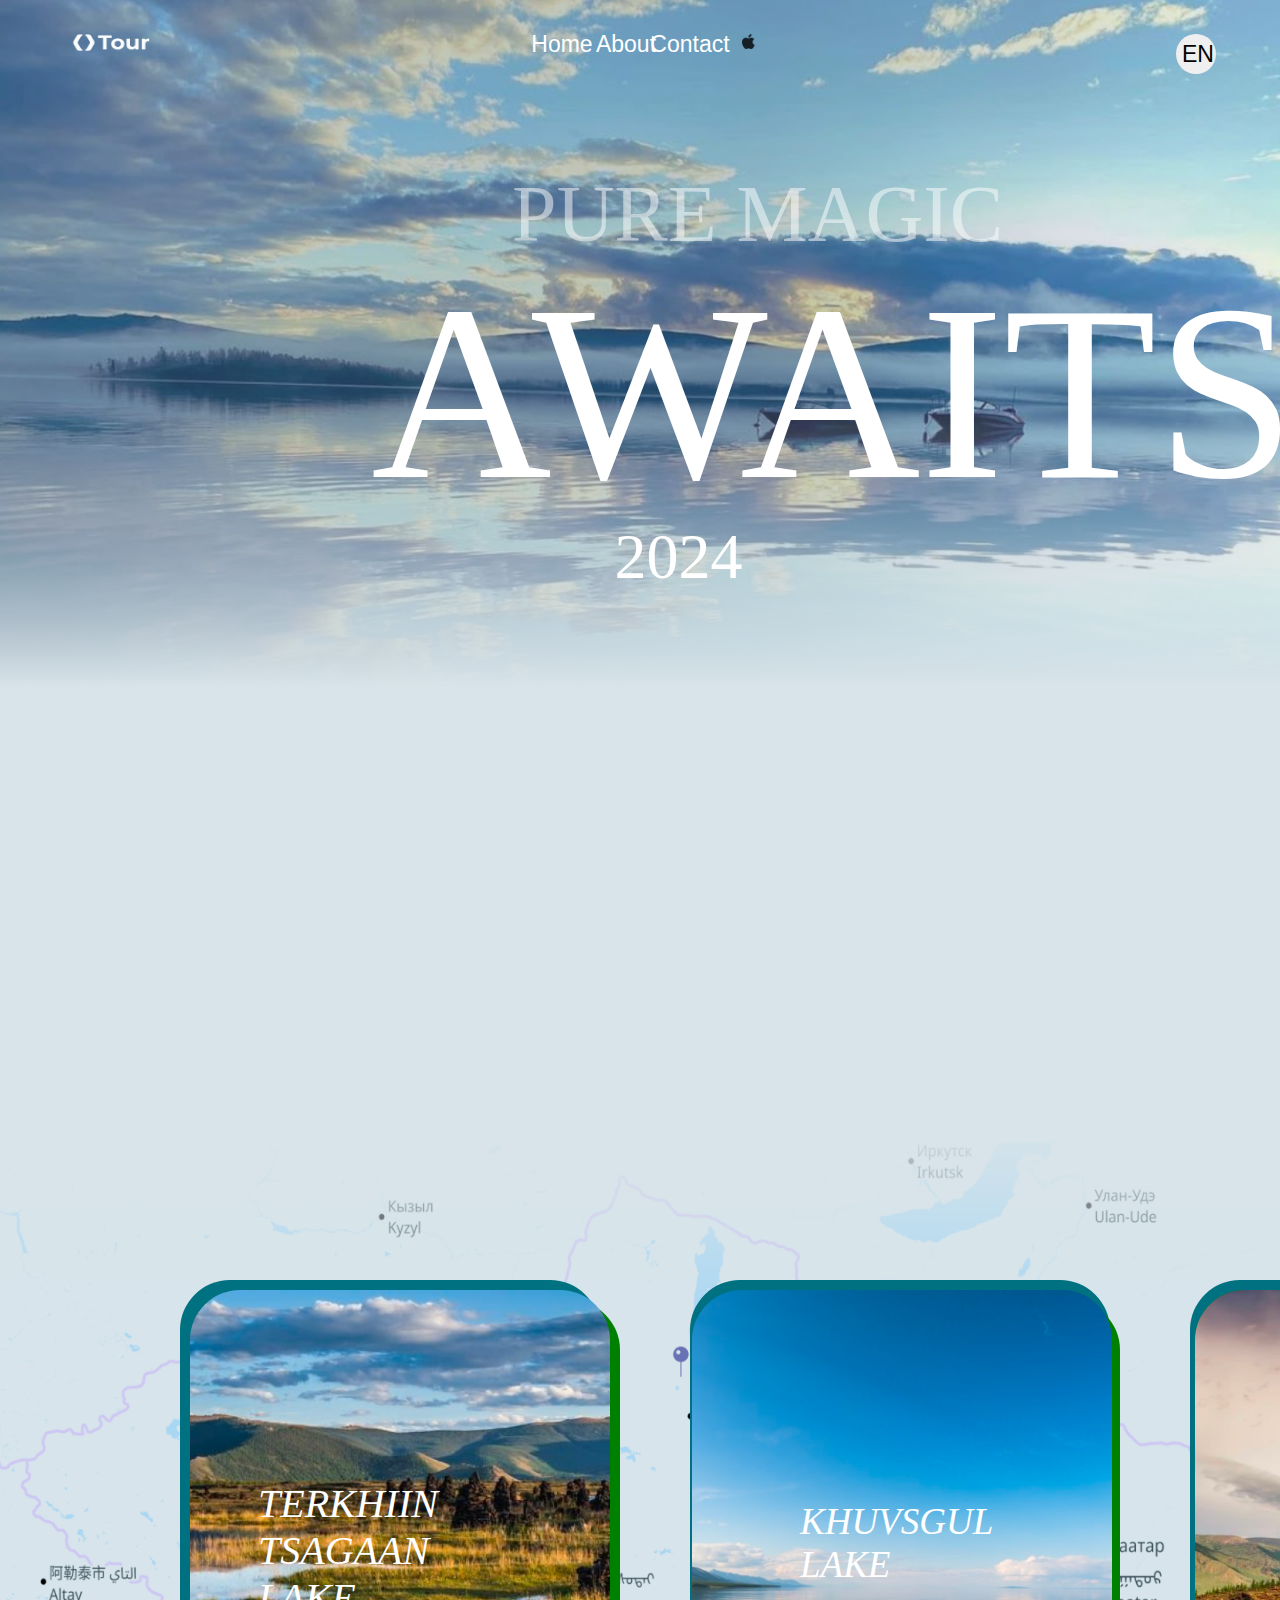
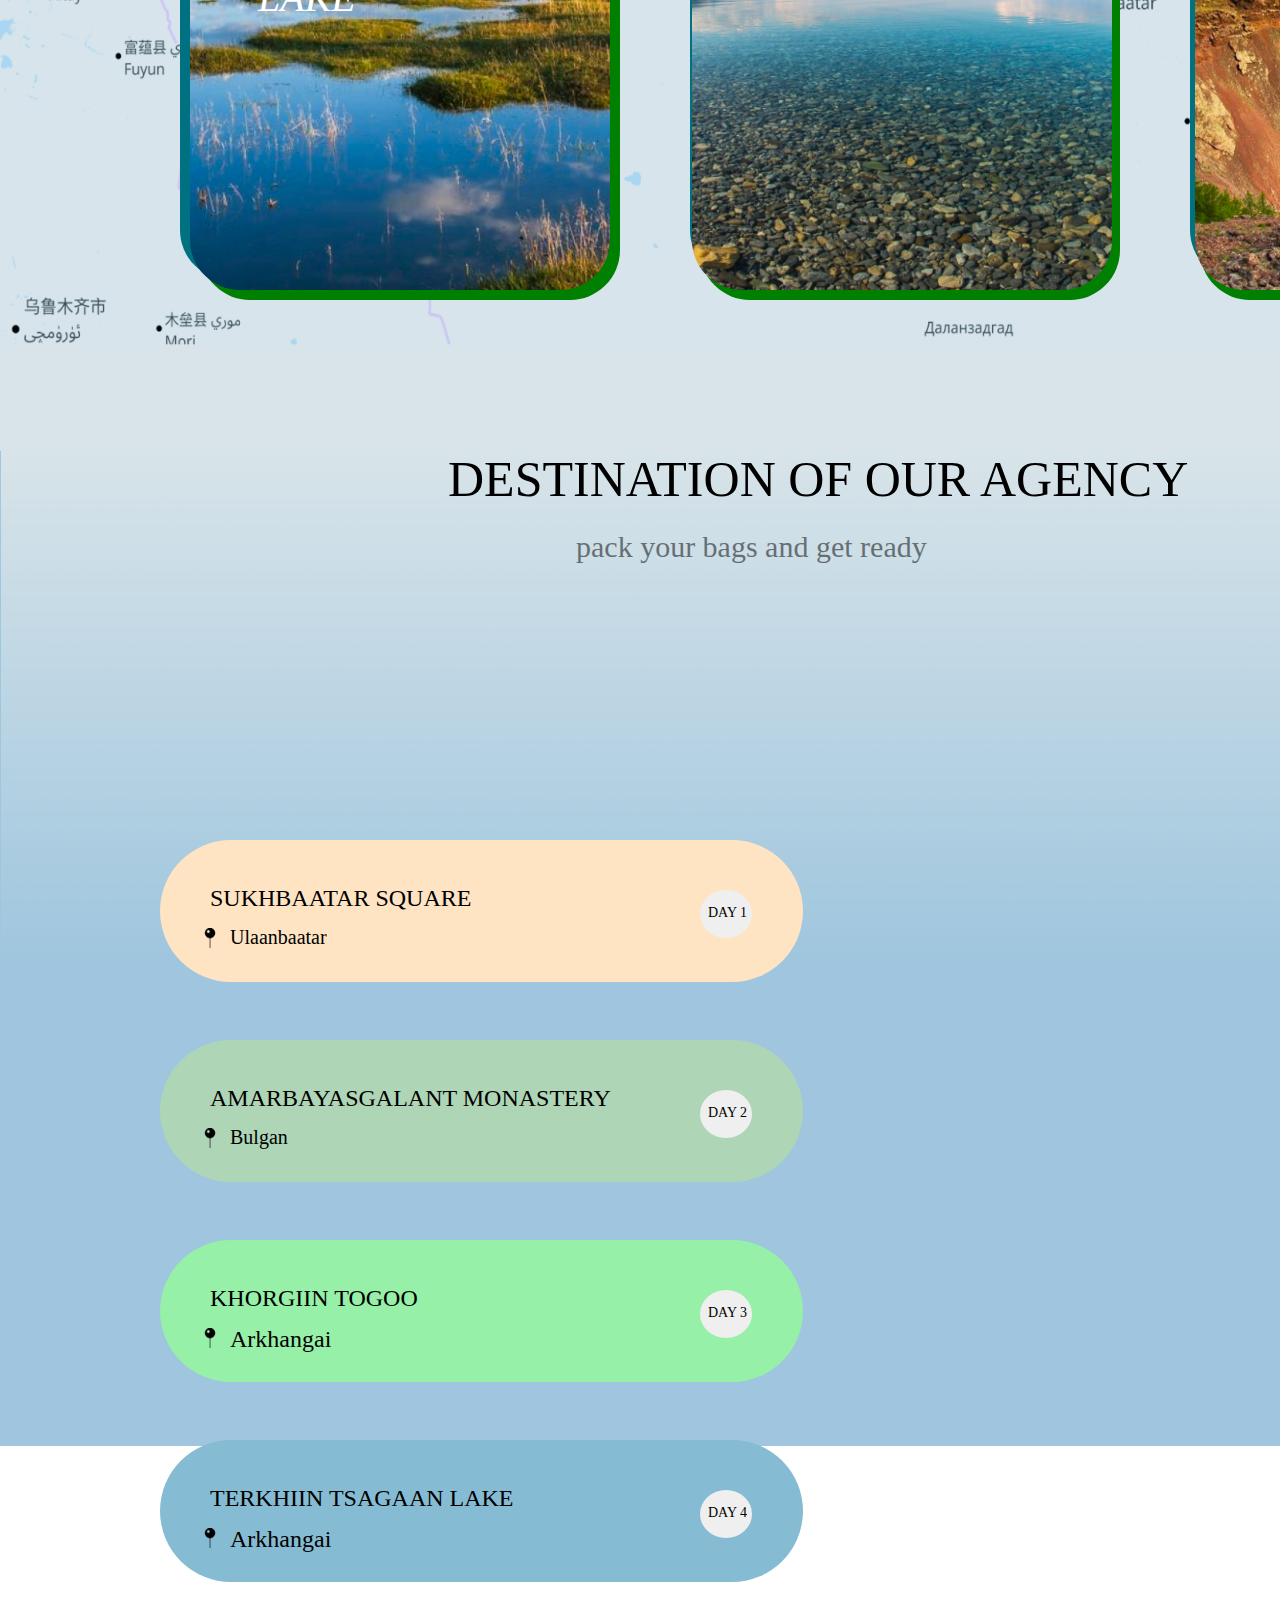
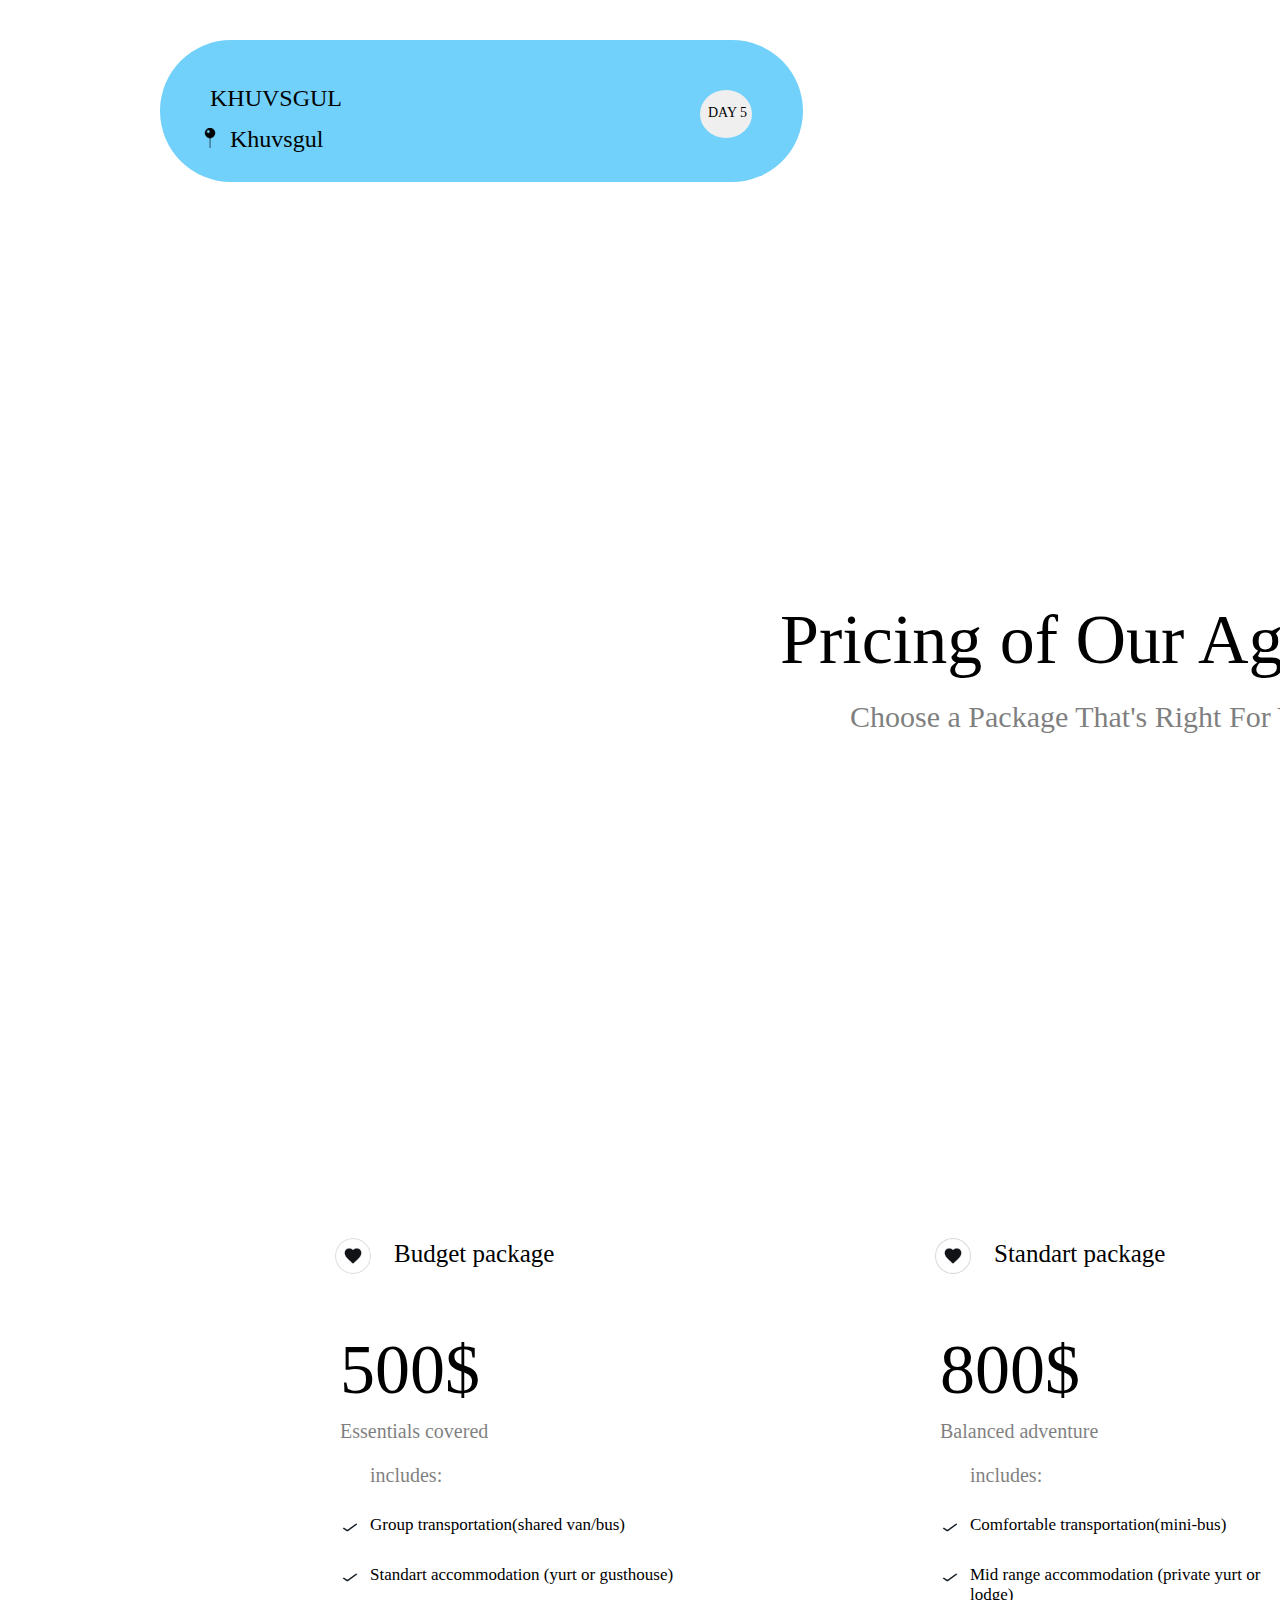
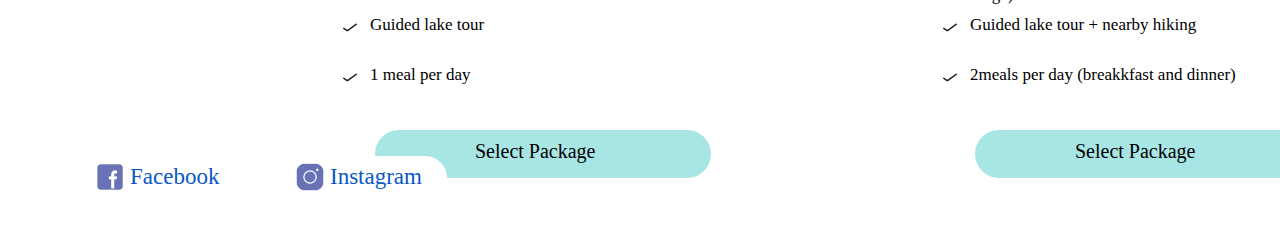
<file: 1.html>
<!DOCTYPE html>
<html lang="en">
  <head>
    <meta charset="UTF-8" />
    <meta name="viewport" content="width=device-width, initial-scale=1.0" />
    <title>Pinecone</title>
  </head>

  <style>
    .box2 {
      width: 420px;
      height: 600px;
      background-color: rgb(0, 113, 128);
      border-radius: 50px;
      position: absolute;
      top: 1280px;
      left: 1680px;
    }
    .box {
      width: 420px;
      height: 600px;
      background-color: rgb(0, 113, 128);
      border-radius: 50px;
      position: absolute;
      top: 1280px;
      left: 690px;
    }
    .box3 {
      width: 100px;
      height: 22px;
      font-size: 23px;
      position: absolute;
      font-weight: 600px;
      top: 30px;
      left: 40%;
      background-color: transparent;
      border: none;
      color: white;
    }
    .img1 {
      position: absolute;
      left: 70px;
      width: 80px;
      height: 25px;
      top: 30px;
      gap: 336px;
    }
    .box5 {
      width: 100px;
      height: 22px;
      font-size: 23px;
      position: absolute;
      top: 30px;
      left: 45%;
      background-color: transparent;
      border: none;
      color: white;
    }
    .box6 {
      width: 100px;
      height: 22px;
      font-size: 23px;
      position: absolute;
      top: 30px;
      left: 50%;
      background-color: transparent;
      border: none;
      color: white;
    }
    .img2 {
      width: 11.67;
      height: 15px;
      top: 34px;
      left: 58%;
      position: absolute;
      background-color: transparent;
      border: none;
      color: white;
      font-size: 23px;
    }
    .box8 {
      height: 40px;
      width: 40px;
      border-radius: 100%;
      font-size: 23px;
      position: absolute;
      right: 5%;
      top: 34px;
      border: none;
    }
    .box9 {
      width: 618px;

      height: 80px;
      font-weight: 400;
      font-size: 80px;
      top: 169px;
      left: 40%;
      position: absolute;
      color: white;
      opacity: 50%;
    }
    .box10 {
      width: 618px;
      height: 250px;
      top: 249px;
      left: 29%;
      position: absolute;
      font-size: 250px;
      color: white;
    }
    .box11 {
      top: 520px;
      left: 48%;
      position: absolute;
      font-size: 64px;
      color: white;
      width: 144px;
      height: 64px;
    }
    .img3 {
      margin: 0px;
      width: 100%;
      display: block;
    }
    .box12 {
      width: 420px;
      height: 600px;
      background-color: green;
      border-radius: 50px;
      position: absolute;
      top: 1300px;
      left: 200px;
    }
    .box13 {
      width: 420px;
      height: 600px;
      background-color: rgb(0, 113, 128);
      border-radius: 50px;
      position: absolute;
      top: 1280px;
      left: 180px;
    }
    .img4 {
      width: 420px;
      height: 600px;
      position: absolute;
      border-radius: 50px;
      top: 1290px;
      left: 190px;
    }
    .box14 {
      width: 232px;
      height: 88px;
      position: absolute;
      left: 258px;
      top: 1480px;
      color: white;
      font-style: oblique;
      font-size: 40px;
    }
    .box15 {
      width: 420px;
      height: 600px;
      background-color: green;
      border-radius: 50px;
      position: absolute;
      top: 1300px;
      left: 1700px;
    }
    .box16 {
      width: 420px;
      height: 600px;
      background-color: green;
      border-radius: 50px;
      position: absolute;
      top: 1300px;
      left: 700px;
    }
    .box17 {
      width: 420px;
      height: 600px;
      border-radius: 50px;
      position: absolute;
      top: 1290px;
      left: 1690px;
    }
    .img5 {
      width: 420px;
      height: 600px;
      border-radius: 50px;
      position: absolute;
      top: 1290px;
      left: 692px;
    }
    .box18 {
      width: 232px;
      height: 88px;
      position: absolute;
      left: 1700px;
      top: 1500px;
      font-size: 37px;
      color: white;
      font-style: oblique;
      font-variant-position: initial;
    }
    .box19 {
      width: 420px;
      height: 600px;
      background-color: rgb(0, 113, 128);
      border-radius: 50px;
      position: absolute;
      top: 1280px;
      left: 1190px;
    }
    .box20 {
      width: 420px;
      height: 600px;
      background-color: green;
      border-radius: 50px;
      position: absolute;
      top: 1300px;
      left: 1200px;
    }
    .img6 {
      width: 420px;
      height: 600px;
      background-color: green;
      border-radius: 50px;
      position: absolute;
      top: 1290px;
      left: 1195px;
    }
    .box21 {
      width: 232px;
      height: 88px;
      position: absolute;
      left: 800px;
      top: 1500px;
      font-size: 37px;
      color: white;
      font-style: oblique;
      font-variant-position: initial;
    }
    .box22 {
      width: 232px;
      height: 88px;
      position: absolute;
      left: 1300px;
      top: 1500px;
      font-size: 37px;
      color: white;
      font-style: oblique;
      font-variant-position: initial;
    }
    .box23 {
      width: 643px;
      height: 142px;
      border-radius: 120px;
      position: absolute;
      background-color: bisque;
      top: 2440px;
      left: 160px;
    }
    .box24 {
      margin-left: 50px;
      margin-top: 45px;
      font-size: 24px;
    }
    .box25 {
      margin-left: 70px;
      margin-top: -10px;
      font-size: 20px;
    }
    .box26 {
      width: 20px;
      height: 20px;
      position: absolute;
      top: 2528px;
      left: 200px;
    }
    .box27 {
      width: 643px;
      height: 142px;
      border-radius: 120px;
      position: absolute;
      background-color: rgb(175, 213, 183);
      top: 2640px;
      left: 160px;
    }
    .box28 {
      margin-left: 50px;
      margin-top: 45px;
      font-size: 24px;
    }
    .img7 {
      width: 20px;
      height: 20px;
      position: absolute;
      top: 2728px;
      left: 200px;
    }
    .box29 {
      width: 643px;
      height: 142px;
      border-radius: 120px;
      position: absolute;
      background-color: rgb(150, 240, 168);
      top: 2840px;
      left: 160px;
    }
    .box30 {
      margin-left: 50px;
      margin-top: 45px;
      font-size: 24px;
    }
    .box31 {
      margin-left: 70px;
      margin-top: -10px;
      font-size: 24px;
    }
    .img8 {
      width: 20px;
      height: 20px;
      position: absolute;
      top: 2928px;
      left: 200px;
    }
    .box32 {
      width: 643px;
      height: 142px;
      border-radius: 120px;
      position: absolute;
      background-color: rgb(133, 188, 211);
      top: 3040px;
      left: 160px;
    }
    .box33 {
      margin-left: 50px;
      margin-top: 45px;
      font-size: 24px;
    }
    .box34 {
      margin-left: 70px;
      margin-top: -10px;
      font-size: 24px;
    }
    .img9 {
      width: 20px;
      height: 20px;
      position: absolute;
      top: 3128px;
      left: 200px;
    }
    .box35 {
      width: 643px;
      height: 142px;
      border-radius: 120px;
      position: absolute;
      background-color: rgb(114, 209, 250);
      top: 3240px;
      left: 160px;
    }
    .box36 {
      margin-left: 50px;
      margin-top: 45px;
      font-size: 24px;
    }
    .img10 {
      width: 20px;
      height: 20px;
      position: absolute;
      top: 3328px;
      left: 200px;
    }
    .box37 {
      font-size: 50px;
      position: absolute;
      left: 35%;
      top: 2000px;
    }
    .box38 {
      font-size: 30px;
      position: absolute;
      left: 45%;
      top: 2100px;
      opacity: 50%;
    }
    .box39 {
      width: 52px;
      height: 48px;
      border-radius: 100%;
      position: absolute;
      top: 2490px;
      left: 700px;
      color: white;
      border: none;
    }
    .box40 {
      width: 52px;
      height: 48px;
      border-radius: 100%;
      position: absolute;
      top: 2690px;
      left: 700px;
      color: white;
      border: none;
    }
    .box41 {
      width: 52px;
      height: 48px;
      border-radius: 100%;
      position: absolute;
      top: 2890px;
      left: 700px;
      color: white;
      border: none;
    }
    .box42 {
      width: 52px;
      height: 48px;
      border-radius: 100%;
      position: absolute;
      top: 3090px;
      left: 700px;
      color: white;
      border: none;
    }
    .box43 {
      width: 52px;
      height: 48px;
      border-radius: 100%;
      position: absolute;
      top: 3290px;
      left: 700px;
      color: white;
      border: none;
    }
    .box44 {
      /* width: 35px; */
      height: 16px;
      font-size: 14px;
      position: absolute;
      border: none;
      left: 708px;
      top: 2505px;
    }
    .box45 {
      /* width: 35px; */
      height: 16px;
      font-size: 14px;
      position: absolute;
      border: none;
      left: 708px;
      top: 2705px;
    }
    .box46 {
      /* width: 35px; */
      height: 16px;
      font-size: 14px;
      position: absolute;
      border: none;
      left: 708px;
      top: 2905px;
    }
    .box47 {
      /* width: 35px; */
      height: 16px;
      font-size: 14px;
      position: absolute;
      border: none;
      left: 708px;
      top: 3105px;
    }
    .box48 {
      /* width: 35px; */
      height: 16px;
      font-size: 14px;
      position: absolute;
      border: none;
      left: 708px;
      top: 3305px;
    }
    .img11 {
      width: 100vw;
    }
    .box49 {
      width: 484px;
      height: 627px;
      background-color: white;
      border-radius: 40px;
      top: 4400px;
      left: 300px;
      position: absolute;
    }
    .box50 {
      width: 300px;
      height: 22px;
      top: 15px;
      right: 90px;
      font-size: 25px;
      position: absolute;
    }
    .box51 {
      width: 400px;
      height: 49px;
      font-size: 70px;
      top: 60px;
      left: 40px;
      position: absolute;
    }
    .box52 {
      width: 336px;
      height: 19px;
      font-size: 20px;
      position: absolute;
      opacity: 50%;
      top: 200px;
      left: 40px;
    }
    .box53 {
      width: 336px;
      height: 19px;
      font-size: 20px;
      position: absolute;
      opacity: 50%;
      top: 244px;
      left: 70px;
    }
    .img12 {
      width: 36px;
      height: 36px;
      border-radius: 100%;
      border: none;
      position: absolute;
      top: 38px;
      left: 35px;
    }
    .img13 {
      width: 20px;
      height: 15px;
      position: absolute;
      top: 320px;
      left: 40px;
    }
    .img14 {
      width: 20px;
      height: 15px;
      position: absolute;
      top: 370px;
      left: 40px;
    }
    .img15 {
      width: 20px;
      height: 15px;
      position: absolute;
      top: 420px;
      left: 40px;
    }
    .img16 {
      width: 20px;
      height: 15px;
      position: absolute;
      top: 470px;
      left: 40px;
    }
    .box54 {
      width: 336px;
      height: 20px;
      position: absolute;
      font-size: 17px;
      top: 298px;
      left: 70px;
    }
    .box55 {
      width: 336px;
      height: 34px;
      position: absolute;
      font-size: 17px;
      top: 348px;
      left: 70px;
    }
    .box56 {
      width: 336px;
      height: 20px;
      position: absolute;
      font-size: 17px;
      top: 398px;
      left: 70px;
    }
    .box57 {
      width: 336px;
      height: 20px;
      position: absolute;
      font-size: 17px;
      top: 448px;
      left: 70px;
    }
    .box58 {
      width: 336px;
      height: 48px;
      background-color: rgb(168, 230, 230);
      left: 75px;
      top: 530px;
      position: absolute;
      border-radius: 40px;
    }
    .box59 {
      width: 157px;
      height: 48px;
      position: absolute;
      color: black;
      top: -10px;
      left: 100px;
      font-size: 20px;
    }
    .box60 {
      width: 484px;
      height: 627px;
      background-color: white;
      border-radius: 40px;
      top: 4400px;
      left: 900px;
      position: absolute;
    }
    .img17 {
      width: 36px;
      height: 36px;
      border-radius: 100%;
      border: none;
      position: absolute;
      top: 38px;
      left: 35px;
    }
    .box61 {
      width: 336px;
      height: 19px;
      font-size: 20px;
      position: absolute;
      opacity: 50%;
      top: 244px;
      left: 70px;
    }
    .box62 {
      width: 300px;
      height: 22px;
      top: 15px;
      right: 90px;
      font-size: 25px;
      position: absolute;
    }
    .box63 {
      width: 400px;
      height: 49px;
      font-size: 70px;
      top: 60px;
      left: 40px;
      position: absolute;
    }
    .box64 {
      width: 336px;
      height: 19px;
      font-size: 20px;
      position: absolute;
      opacity: 50%;
      top: 200px;
      left: 40px;
    }
    .img18 {
      width: 36px;
      height: 36px;
      border-radius: 100%;
      border: none;
      position: absolute;
      top: 38px;
      left: 35px;
    }
    .img19 {
      width: 20px;
      height: 15px;
      position: absolute;
      top: 320px;
      left: 40px;
    }
    .img20 {
      width: 20px;
      height: 15px;
      position: absolute;
      top: 370px;
      left: 40px;
    }
    .img21 {
      width: 20px;
      height: 15px;
      position: absolute;
      top: 420px;
      left: 40px;
    }
    .img22 {
      width: 20px;
      height: 15px;
      position: absolute;
      top: 470px;
      left: 40px;
    }
    .box65 {
      width: 336px;
      height: 20px;
      position: absolute;
      font-size: 17px;
      top: 298px;
      left: 70px;
    }
    .box66 {
      width: 336px;
      height: 20px;
      position: absolute;
      font-size: 17px;
      top: 348px;
      left: 70px;
    }
    .box67 {
      width: 336px;
      height: 20px;
      position: absolute;
      font-size: 17px;
      top: 398px;
      left: 70px;
    }
    .box68 {
      width: 336px;
      height: 20px;
      position: absolute;
      font-size: 17px;
      top: 448px;
      left: 70px;
    }
    .box69 {
      width: 336px;
      height: 48px;
      background-color: rgb(168, 230, 230);
      left: 75px;
      top: 530px;
      position: absolute;
      border-radius: 40px;
    }
    .box70 {
      width: 157px;
      height: 48px;
      position: absolute;
      color: black;
      top: -10px;
      left: 100px;
      font-size: 20px;
    }
    .box71 {
      width: 484px;
      height: 627px;
      background-color: white;
      border-radius: 40px;
      top: 4400px;
      left: 1500px;
      position: absolute;
    }
    .box72 {
      width: 300px;
      height: 22px;
      top: 15px;
      right: 90px;
      font-size: 25px;
      position: absolute;
    }
    .box73 {
      width: 400px;
      height: 49px;
      font-size: 70px;
      top: 60px;
      left: 40px;
      position: absolute;
    }
    .box74 {
      width: 336px;
      height: 19px;
      font-size: 20px;
      position: absolute;
      opacity: 50%;
      top: 200px;
      left: 40px;
    }
    .box75 {
      width: 336px;
      height: 19px;
      font-size: 20px;
      position: absolute;
      opacity: 50%;
      top: 244px;
      left: 70px;
    }
    .img23 {
      width: 36px;
      height: 36px;
      border-radius: 100%;
      border: none;
      position: absolute;
      top: 38px;
      left: 35px;
    }
    .img24 {
      width: 20px;
      height: 15px;
      position: absolute;
      top: 320px;
      left: 40px;
    }
    .img25 {
      width: 20px;
      height: 15px;
      position: absolute;
      top: 370px;
      left: 40px;
    }
    .img26 {
      width: 20px;
      height: 15px;
      position: absolute;
      top: 420px;
      left: 40px;
    }
    .img27 {
      width: 20px;
      height: 15px;
      position: absolute;
      top: 470px;
      left: 40px;
    }
    .box76 {
      width: 336px;
      height: 20px;
      position: absolute;
      font-size: 17px;
      top: 298px;
      left: 70px;
    }
    .box77 {
      width: 336px;
      height: 20px;
      position: absolute;
      font-size: 17px;
      top: 348px;
      left: 70px;
    }
    .box78 {
      width: 336px;
      height: 20px;
      position: absolute;
      font-size: 17px;
      top: 398px;
      left: 70px;
    }
    .box79 {
      width: 336px;
      height: 20px;
      position: absolute;
      font-size: 17px;
      top: 448px;
      left: 70px;
    }
    .box80 {
      width: 336px;
      height: 48px;
      background-color: rgb(168, 230, 230);
      left: 75px;
      top: 530px;
      position: absolute;
      border-radius: 40px;
    }
    .box81 {
      width: 157px;
      height: 48px;
      position: absolute;
      color: black;
      top: -10px;
      left: 100px;
      font-size: 20px;
    }
    .box82 {
      width: 1140px;
      height: 100px;
      font-size: 70px;
      position: absolute;
      color: black;
      top: 3800px;
      left: 780px;
      font-style: semi-bold;
    }
    .box83 {
      width: 1140px;
      height: 100px;
      font-size: 30px;
      position: absolute;
      color: black;
      top: 3900px;
      left: 850px;
      font-style: semi-bold;
      opacity: 50%;
    }
    .box84 {
      width: 167px;
      height: 44px;
      border-radius: 40px;
      position: absolute;
      background-color: white;
      bottom: -4100px;
      left: 80px;
    }
    .box85 {
      width: 100px;
      height: 30px;
      top: -15px;
      left: 50px;
      color: rgb(10, 88, 197);
      font-size: 23px;
      position: absolute;
    }
    .img28 {
      width: 30px;
      height: 30px;
      position: absolute;
      top: 6px;
      left: 15px;
    }
    .box86 {
      width: 167px;
      height: 44px;
      border-radius: 40px;
      position: absolute;
      background-color: white;
      bottom: -4100px;
      left: 280px;
    }
    .box87 {
      width: 100px;
      height: 30px;
      top: -15px;
      left: 50px;
      color: rgb(10, 88, 197);
      font-size: 23px;
      position: absolute;
    }
    .img29 {
      width: 30px;
      height: 30px;
      position: absolute;
      top: 6px;
      left: 15px;
    }
  </style>

  <body style="margin: 0px">
    <img
      style="width: 100%; display: block"
      src="HeroImage.png"
      alt="Hero image"
    />
    <img class="img1" src="logo 1.png" />
    <button class="box3">Home</button>
    <button class="box5">About</button>
    <button class="box6">Contact</button>

    <img class="img2" src="Vector.png" />
    <div>
      <button class="box8">EN</button>
    </div>
    <div class="box9">PURE MAGIC</div>
    <div class="box10">AWAITS!</div>
    <div class="box11">2024</div>
    <img class="img3" src="Location image.png" />

    <div class="box12"></div>
    <div class="box13"></div>
    <img class="img4" src="Hover card image.png" />
    <div class="box14">TERKHIIN TSAGAAN LAKE</div>
    <div class="box"></div>
    <div class="box15"></div>

    <div class="box16"></div>
    <div class="box2"></div>
    <img class="box17" src="Untitled.png" />
    <img class="img5" src="Hover card image-2.png" />
    <div class="box18">AMARBAYASGALANT MOASTERY</div>
    <div class="box19"></div>
    <div class="box20"></div>
    <img
      class="img6"
      src="Hover card image-3.png"
      alt="Hover card image-3.png"
    />
    <div class="box21">KHUVSGUL LAKE</div>
    <div class="box22">KHORGIIN TOGOO</div>
    <img
      style="width: 100%; margin: 0px; display: block"
      src="Roadmap image.png"
    />
    <div class="box23">
      <p class="box24">SUKHBAATAR SQUARE</p>
      <p class="box25">Ulaanbaatar</p>
    </div>
    <img class="box26" src="Icon Container 2.png" />

    <div class="box27">
      <p class="box28">AMARBAYASGALANT MONASTERY</p>
      <p style="margin-left: 70px; margin-top: -10px; font-size: 20px">
        Bulgan
      </p>
    </div>

    <img class="img7" src="Icon Container 2.png" />
    <div class="box29">
      <p class="box30">KHORGIIN TOGOO</p>
      <p class="box31">Arkhangai</p>
    </div>
    <img class="img8" src="Icon Container 2.png" />

    <div class="box32">
      <p class="box33">TERKHIIN TSAGAAN LAKE</p>
      <p class="box34">Arkhangai</p>
    </div>
    <img class="img9" src="Icon Container 2.png" />
    <div class="box35">
      <p class="box36">KHUVSGUL</p>
      <p style="margin-left: 70px; margin-top: -10px; font-size: 24px">
        Khuvsgul
      </p>
    </div>
    <img class="img10" src="Icon Container 2.png" />
    <p class="box37">DESTINATION OF OUR AGENCY</p>
    <p class="box38">pack your bags and get ready</p>
    <button class="box39"></button>
    <button class="box40"></button>
    <button class="box41"></button>
    <button class="box42"></button>
    <button class="box43"></button>
    <div class="box44">DAY 1</div>
    <div class="box45">DAY 2</div>
    <div class="box46">DAY 3</div>
    <div class="box47">DAY 4</div>
    <div class="box48">DAY 5</div>
    <img class="img11" src="Price&Footer image.png" />
    <div class="box49">
      <p class="box50">Budget package</p>
      <p class="box51">500$</p>
      <p class="box52">Essentials covered</p>
      <p class="box53">includes:</p>
      <img class="img12" src="IconButton 1.png" />
      <img class="img13" src="check.png" />
      <img class="img14" src="check.png" />
      <img class="img15" src="check.png" />
      <img class="img16" src="check.png" />
      <p class="box54">Group transportation(shared van/bus)</p>
      <p class="box55">Standart accommodation (yurt or gusthouse)</p>
      <p class="box56">Guided lake tour</p>
      <p class="box57">1 meal per day</p>
      <div class="box58">
        <p class="box59">Select Package</p>
      </div>
    </div>
    <div class="box60">
      <img class="img17" src="IconButton 1.png" />
      <p class="box61">includes:</p>
      <p class="box62">Standart package</p>
      <p class="box63">800$</p>
      <p class="box64">Balanced adventure</p>
      <img class="img18" src="IconButton 1.png" />
      <img class="img19" src="check.png" />
      <img class="img20" src="check.png" />
      <img class="img21" src="check.png" />
      <img class="img22" src="check.png" />
      <p class="box65">Comfortable transportation(mini-bus)</p>
      <p class="box66">Mid range accommodation (private yurt or lodge)</p>

      <p class="box67">Guided lake tour + nearby hiking</p>

      <p class="box68">2meals per day (breakkfast and dinner)</p>
      <div class="box69">
        <p class="box70">Select Package</p>
      </div>
    </div>
    <div class="box71">
      <p class="box72">Luxury package</p>
      <p class="box73">1200$</p>
      <p class="box74">Ultimate comfort</p>
      <p class="box75">includes:</p>
      <img class="img23" src="IconButton 1.png" />
      <img class="img24" src="check.png" />
      <img class="img25" src="check.png" />
      <img class="img26" src="check.png" />
      <img class="img27" src="check.png" />
      <p class="box76">Private transportation (SUV)</p>
      <p class="box77">Luxury accommodation (lakefront lodge)</p>
      <p class="box78">Guided tours(lake + reindeer herder experience)</p>
      <p class="box79">All meals included (local cousine)</p>
      <div class="box80">
        <p class="box81">Select Package</p>
      </div>
    </div>
    <div class="box82">Pricing of Our Agency</div>
    <div class="box83">Choose a Package That's Right For You</div>
    <div class="box84">
      <p class="box85">Facebook</p>
      <img class="img28" src="Facebook Icon.png" />
    </div>
    <div class="box86">
      <p class="box87">Instagram</p>
      <img class="img29" src="Instagram Icon.png" />
    </div>
  </body>
</html>
</file>
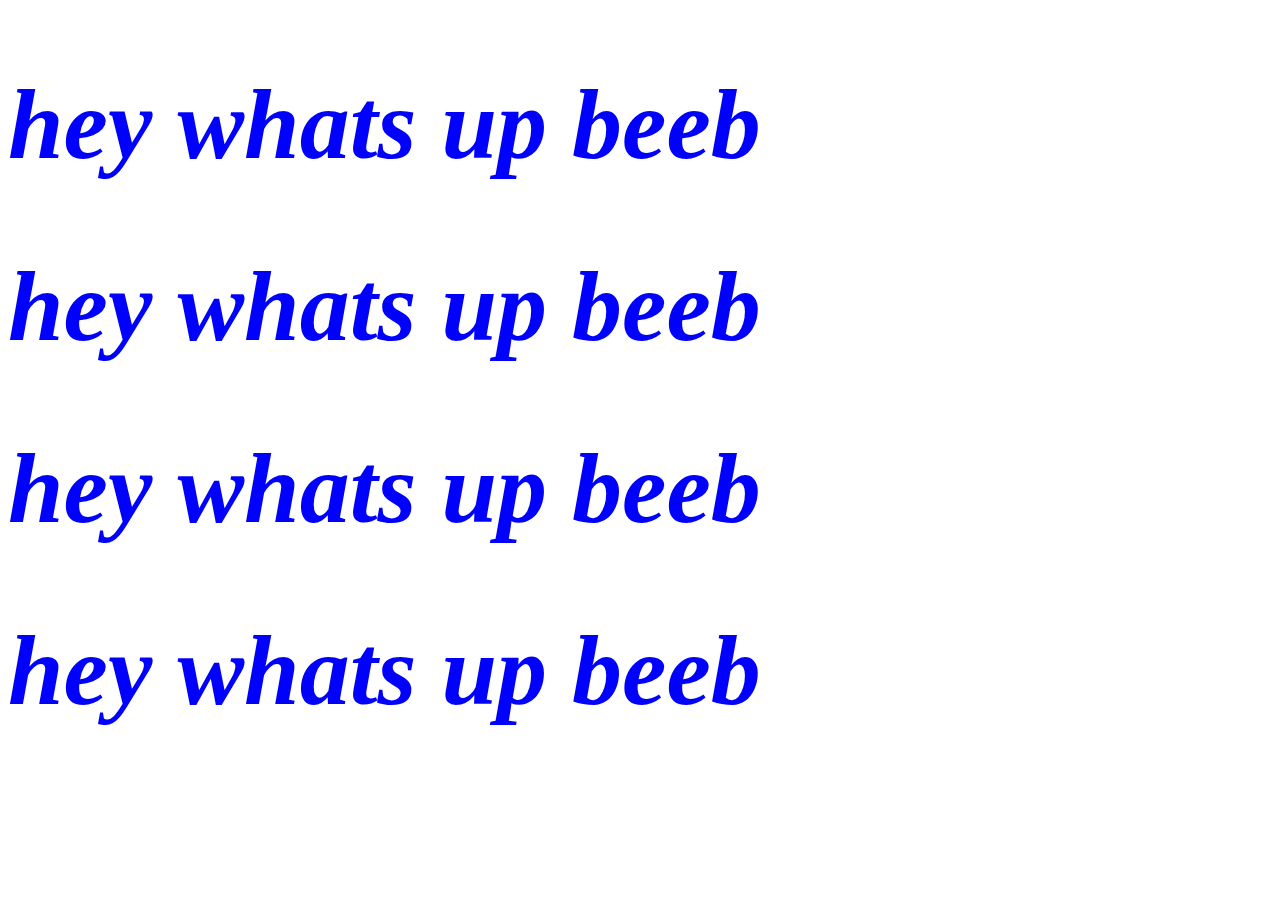
<file: ajhsdjqwg.html>
<!DOCTYPE html>
<html lang="en">
<head>
    <meta charset="UTF-8">

    <meta name="viewport" content="width=device-width, initial-scale=1.0">
    <title style="color:red" >HI</title>
</head>
<body>
    <div  style="background-color:white ; font-size:50px; color:blue ; font-style:italic ">
    <h1>hey whats up beeb
    </h1>
    <h1 >hey whats up beeb
    </h1>
    <h1 >hey whats up beeb
    </h1>
    <h1 >hey whats up beeb
    </h1>
    </div>
</body>
</html>
</file>
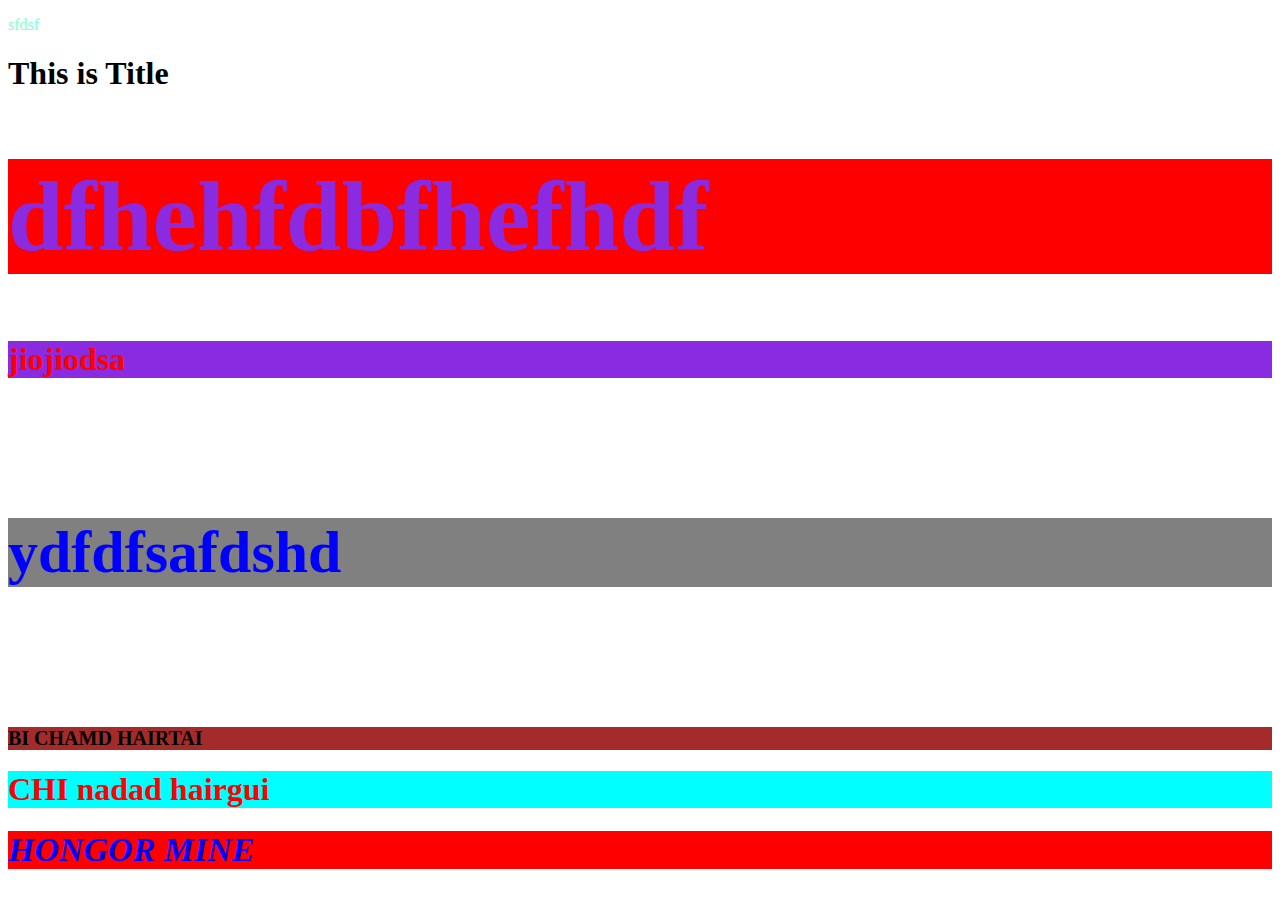
<file: munkhlyy1.html>
<!DOCTYPE html>
<html lang="en">

<head>
    <meta charset="UTF-232">
    <meta name="viewport" content="width=device-width, initial-scale=1.0">
    <title>MUNKHLYYYYYYY</title>
</head>

<body>
    <p style="color:aquamarine">sfdsf</p>
    <h1>This is Title</h1>
    <h1 style="color:blueviolet; font-size: 100px; background-color:red ;">dfhehfdbfhefhdf</h1>
    <h1 style="color: red; background-color: blueviolet">jiojiodsa</h1>
    <h6 style="color:blue; background-color: grey; font-size: 60px">ydfdfsafdshd</h6>
<h1 style="color:black ; font-size: 20px; background-color:brown ;text-shadow: 1cap ; table-layout: fixed;">BI CHAMD HAIRTAI</h1>
<h1 style="color:red ; font-style :inherit ; background-color : aqua ; font-size px25; table-layout: unset; text-size-adjust: 12; ">CHI nadad hairgui</h1>
<h1 style="font-size: 34px; background-color: red; font-style:italic ; color:blue;">HONGOR MINE</h1>
</body>

</html>
</file>
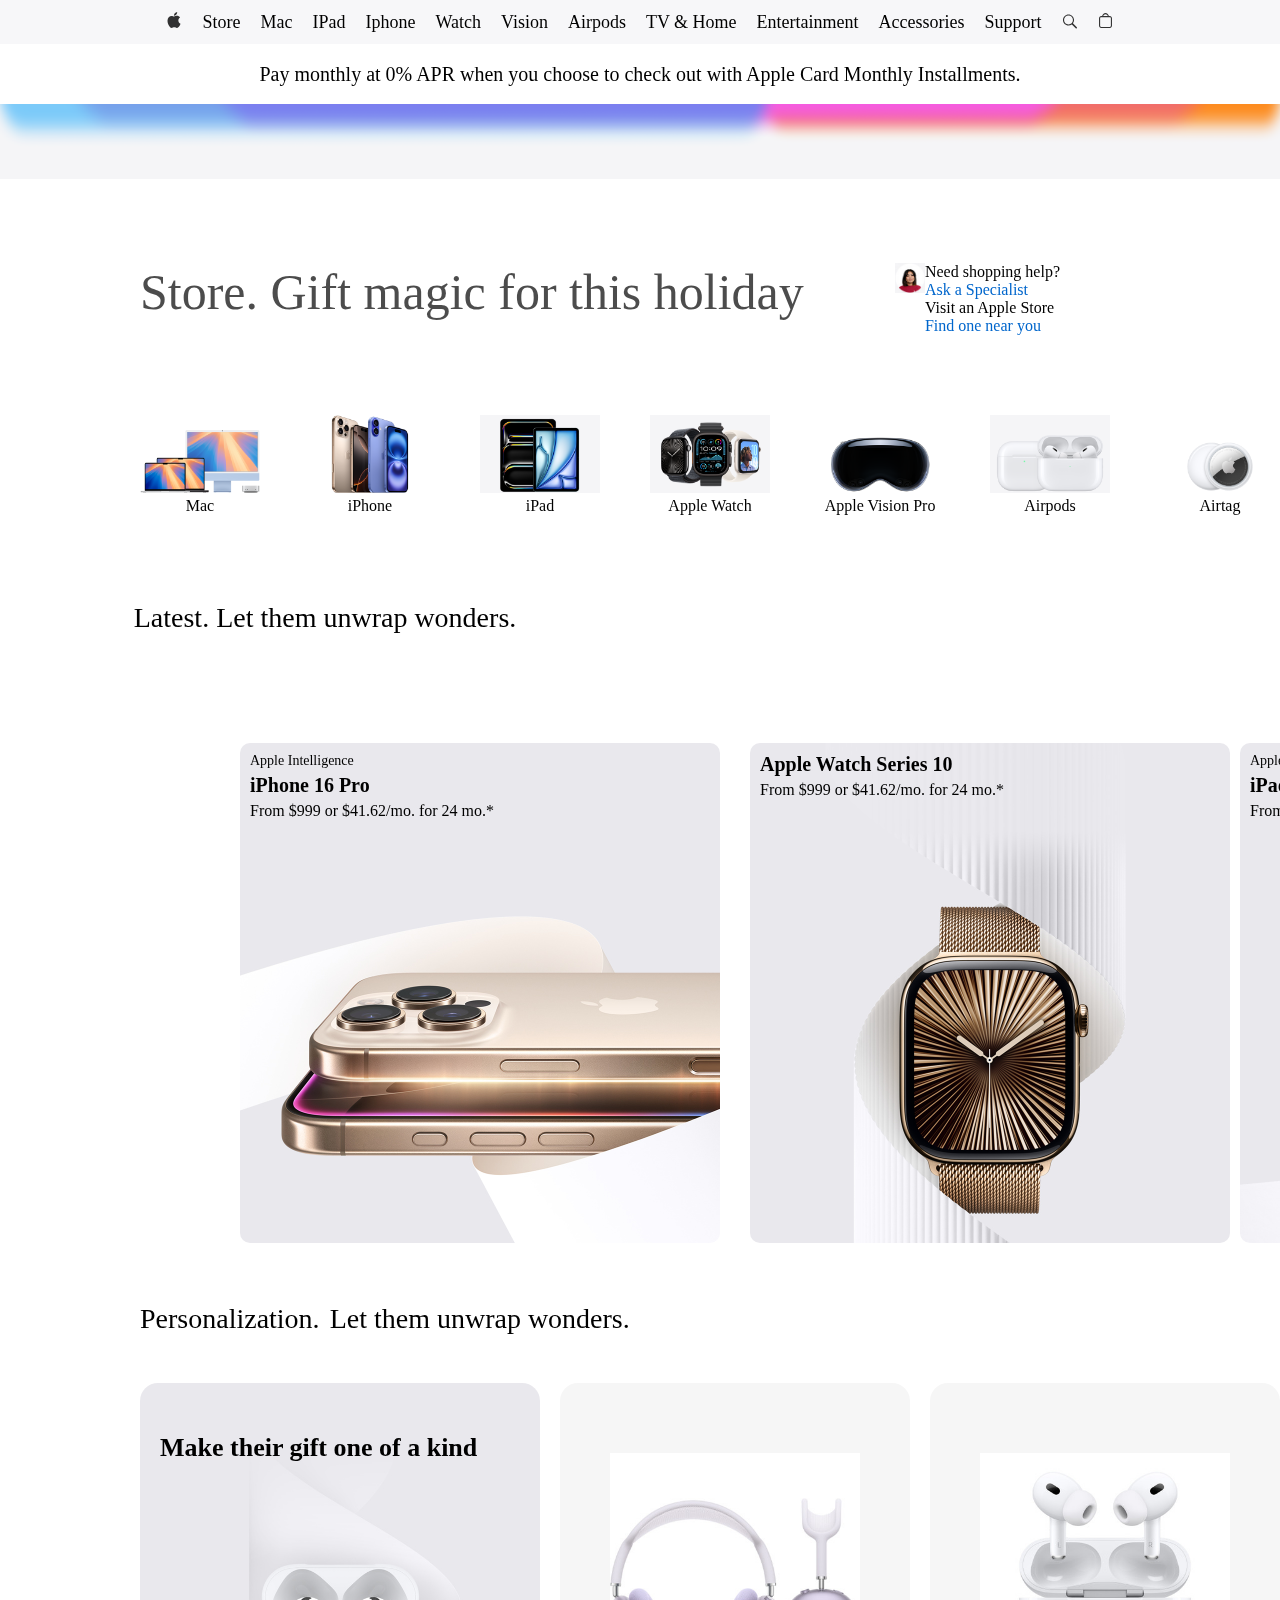
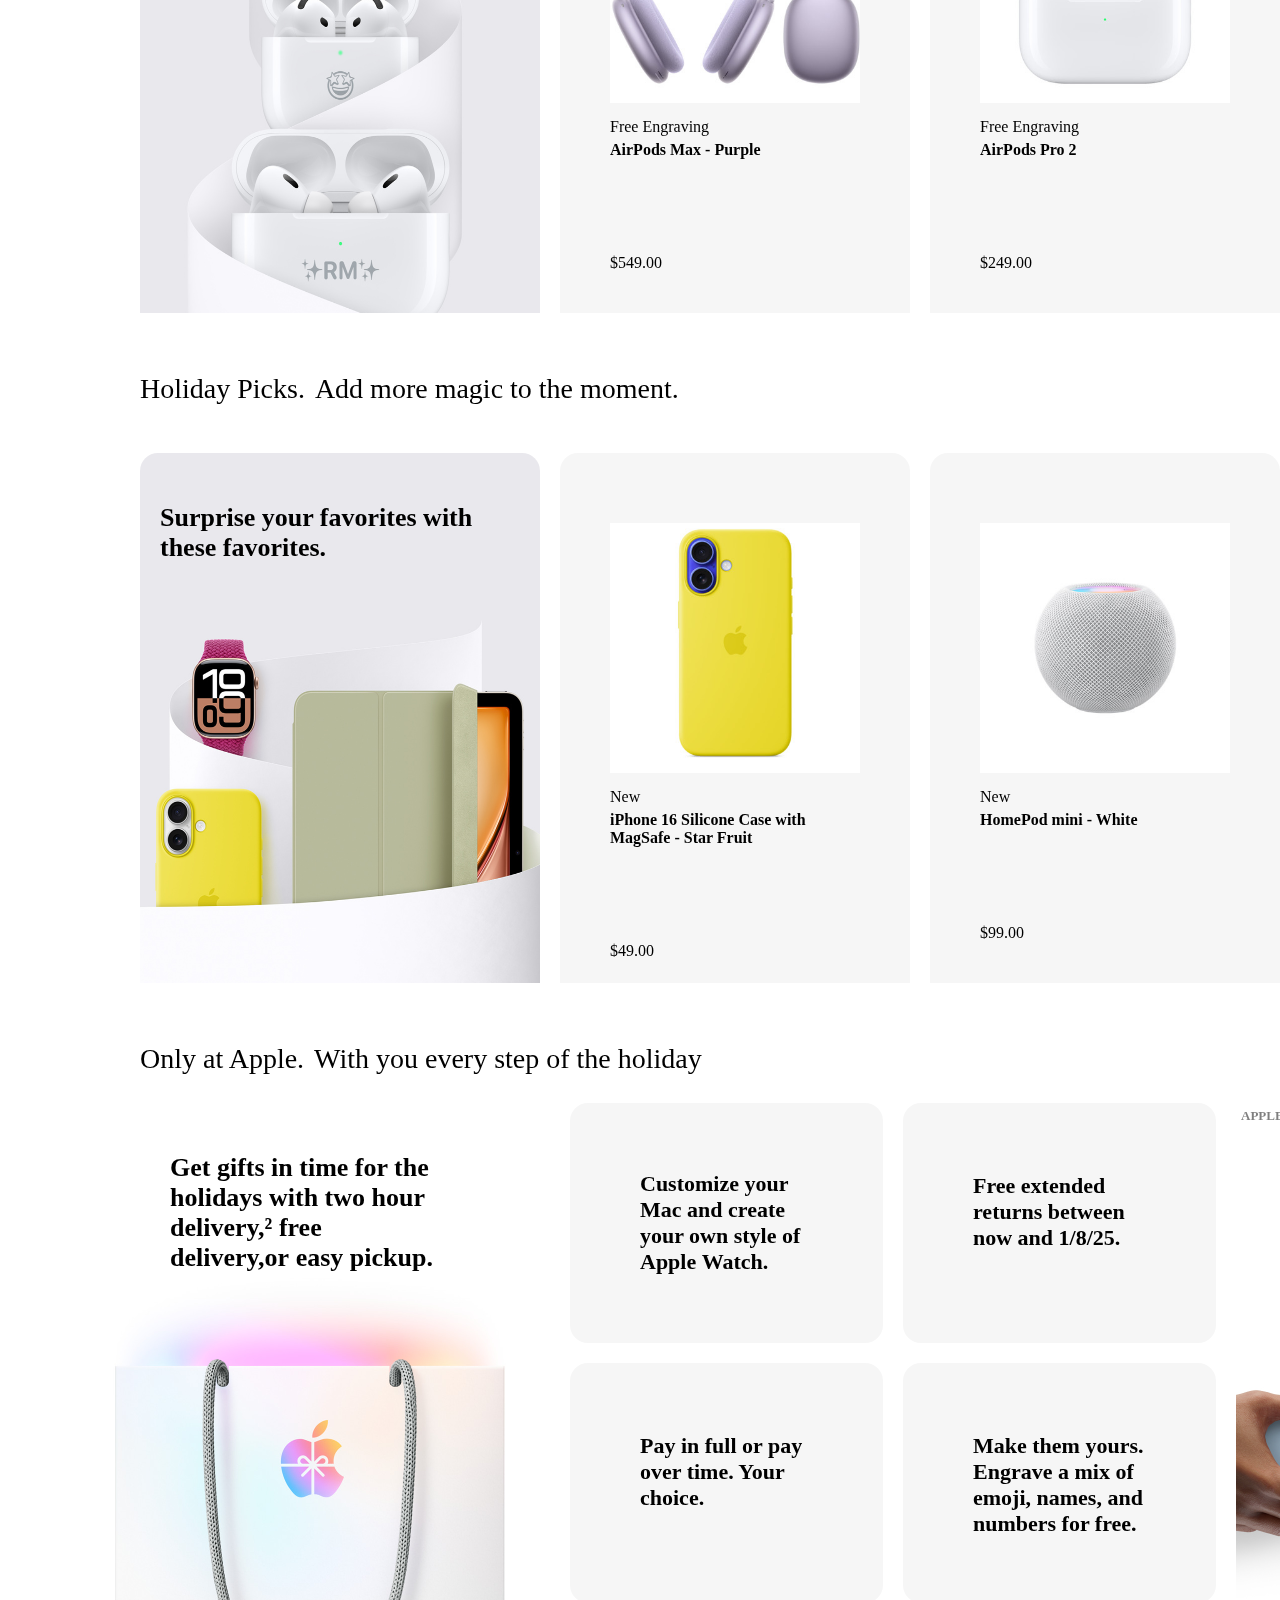
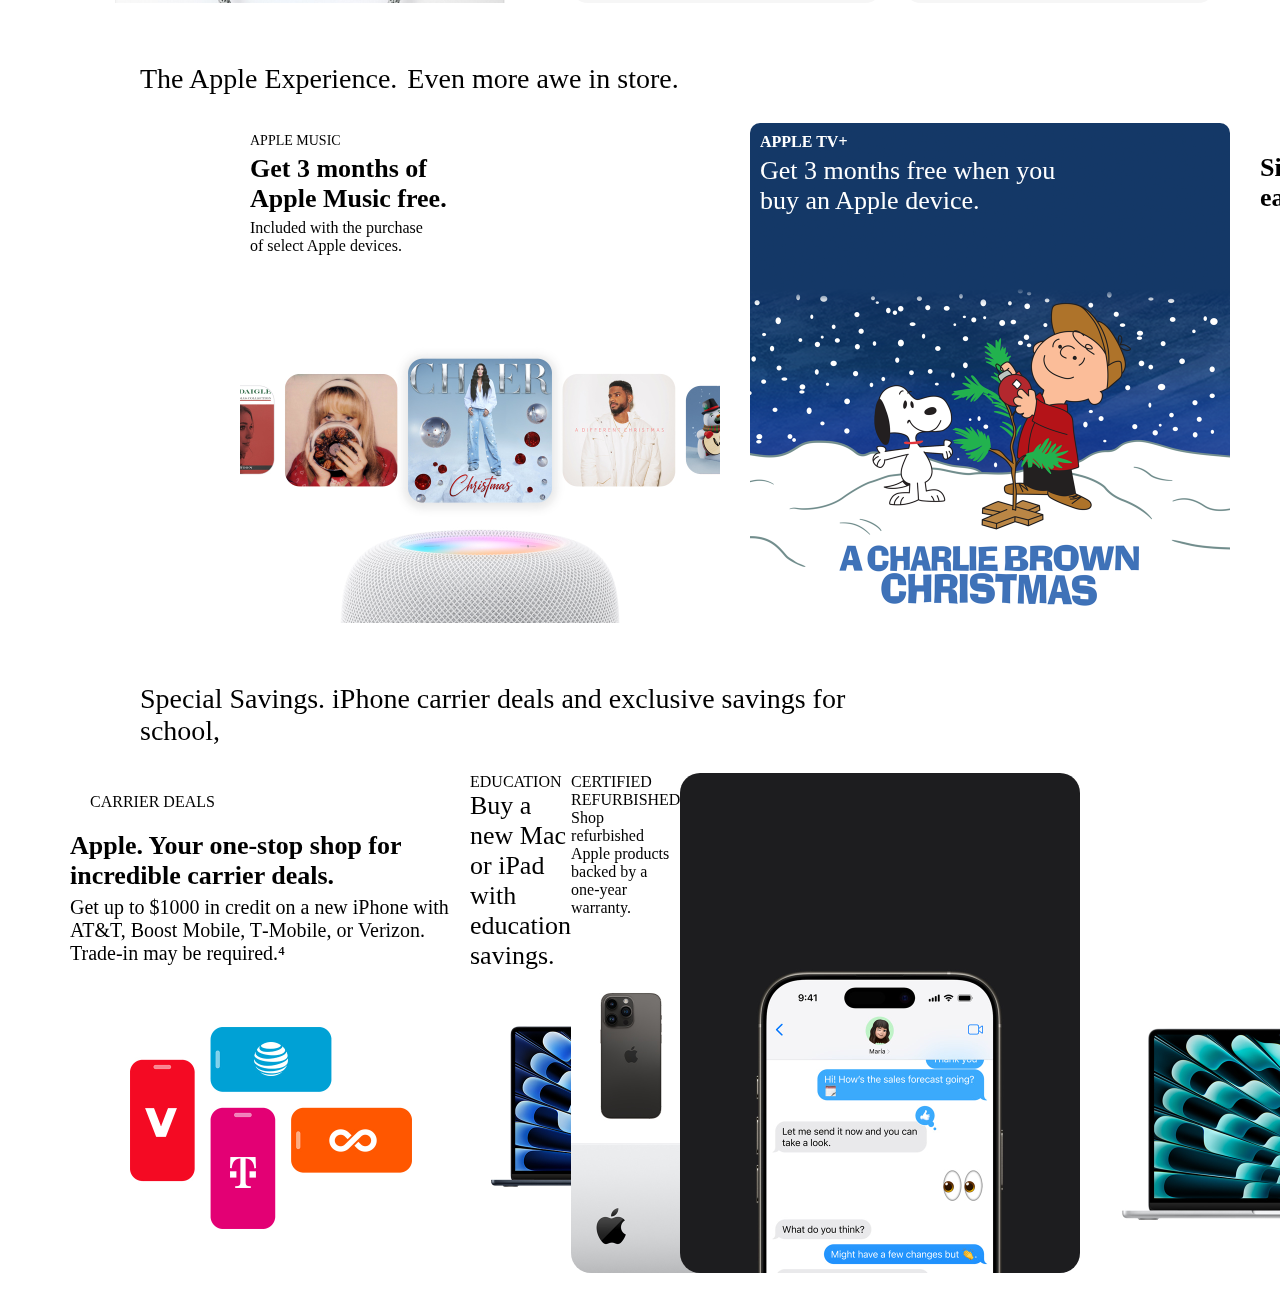
<file: second apple.html>
<!DOCTYPE html>
<html lang="en">
  <head>
    <meta charset="UTF-8" />
    <meta name="viewport" content="width=device-width, initial-scale=1.0" />
    <title>Document</title>
    <link rel="stylesheet" href="second-apple.css" />
  </head>
  <body>
    <div class="TOM1">
      <img src="apple logo.svg" />
      <div>Store</div>
      <div>Mac</div>
      <div>IPad</div>
      <div>Iphone</div>
      <div>Watch</div>
      <div>Vision</div>
      <div>Airpods</div>
      <div>TV & Home</div>
      <div>Entertainment</div>
      <div>Accessories</div>
      <div>Support</div>
      <img src="search-button.svg" />
      <img src="bag.svg" />
    </div>
    <div class="TOM2">
      <p>
        Pay monthly at 0% APR when you choose to check out with Apple Card
        Monthly Installments.
      </p>
    </div>

    <div>
      <img style="width: 100vw; height: 75px" src="TOPimg.png" />
    </div>
    <div
      style="
        display: flex;
        justify-content: space-between;
        padding: 80px;
        padding-left: 140px;
      "
    >
      <p style="font-size: 50px; opacity: 70%">
        Store. Gift magic for this holiday
      </p>

      <div style="padding-right: 140px; display: flex; flex-direction: row">
        <img style="width: 30px; height: 30px" src="tseej-zurag.jpg" />

        <div style="display: flex; flex-direction: column">
          <p>Need shopping help?</p>
          <p style="color: #0066cc">Ask a Specialist</p>
          <p>Visit an Apple Store</p>
          <p style="color: #0066cc">Find one near you</p>
        </div>
      </div>
    </div>
    <div
      style="
        display: flex;
        width: 100%;
        height: 78px;
        padding-left: 140px;
        gap: 30px;
      "
    >
      <div style="display: flex; width: 100%; gap: 50px">
        <div>
          <img style="width: 120px; height: 78px" src="app1.png" />
          <p
            style="display: flex; justify-content: center; align-items: center"
          >
            Mac
          </p>
        </div>

        <div>
          <img style="width: 120px; height: 78px" src="app2.png" />
          <p style="display: flex; justify-content: center">iPhone</p>
        </div>

        <div>
          <img style="width: 120px; height: 78px" src="app3.png" />
          <p style="display: flex; justify-content: center">iPad</p>
        </div>
        <div>
          <img style="width: 120px; height: 78px" src="app4.png" />
          <p style="display: flex; justify-content: center">Apple Watch</p>
        </div>
        <div>
          <img style="width: 120px; height: 78px" src="app5.png" />
          <p style="display: flex; justify-content: center">Apple Vision Pro</p>
        </div>
        <div>
          <img style="width: 120px; height: 78px" src="app6.png" />
          <p style="display: flex; justify-content: center">Airpods</p>
        </div>
        <div>
          <img style="width: 120px; height: 78px" src="app7.png" />
          <p style="display: flex; justify-content: center">Airtag</p>
        </div>
        <div>
          <img style="width: 120px; height: 78px" src="app8.png" />
          <p style="display: flex; justify-content: center">Apple TV 4K</p>
        </div>
        <div>
          <img style="width: 120px; height: 78px" src="app9.png" />
          <p style="display: flex; justify-content: center">Homepod</p>
        </div>
        <div>
          <img style="width: 120px; height: 78px" src="app10.png" />
          <p style="display: flex; justify-content: center">Accessories</p>
        </div>
        <div>
          <img style="width: 120px; height: 78px" src="app11.png" />
          <p style="display: flex; justify-content: center">Apple Gift Card</p>
        </div>
      </div>
    </div>

    <div>
      <p
        style="
          width: 650px;
          height: 250px;
          font-size: 28px;
          display: flex;
          justify-content: center;
          align-items: center;
        "
      >
        Latest. Let them unwrap wonders.
      </p>
    </div>
    <div
      style="
        display: flex;
        width: 1950px;
        height: 500px;
        overflow-x: scroll;
        gap: 10px;
        padding-left: 240px;
        flex-shrink: 0;
        position: relative;
        overflow-y: hidden;
      "
    >
      <div>
        <img
          style="
            width: 480px;
            height: 500px;
            border-radius: 10px;
            display: flex;
            position: absolute;
            z-index: -1;
            flex-shrink: 0;
          "
          src="iPh16pro.jpg"
        />
        <div
          style="display: flex; flex-direction: column; gap: 5px; padding: 10px"
        >
          <p style="width: 480px; font-size: 14px">Apple Intelligence</p>
          <p style="font-size: 20px; font-weight: 700">iPhone 16 Pro</p>
          <p>From $999 or $41.62/mo. for 24 mo.*</p>
        </div>
      </div>
      <div>
        <img
          style="
            width: 480px;
            height: 500px;
            border-radius: 10px;
            display: flex;
            position: absolute;
            z-index: -1;
            flex-shrink: 0;
          "
          src="iph2.jpg"
        />
        <div
          style="
            display: flex;
            flex-direction: column;
            gap: 5px;
            padding: 10px;
            width: 480px;
          "
        >
          <p style="font-size: 20px; font-weight: 700">Apple Watch Series 10</p>
          <p>From $999 or $41.62/mo. for 24 mo.*</p>
        </div>
      </div>
      <div>
        <img
          style="
            width: 480px;
            height: 500px;
            border-radius: 10px;
            display: flex;
            position: absolute;
            z-index: -1;
            flex-shrink: 0;
          "
          src="iph3.jpg"
        />
        <div
          style="
            display: flex;
            flex-direction: column;
            gap: 5px;
            padding: 10px;
            width: 480px;
          "
        >
          <p style="width: 480px; font-size: 14px">Apple Intelligence</p>
          <p style="font-size: 20px; font-weight: 700">iPad mini</p>
          <p>From $499 or $41.58/mo. for 12 mo.</p>
        </div>
      </div>
      <div>
        <img
          style="
            width: 480px;
            height: 500px;
            border-radius: 10px;
            display: flex;
            position: absolute;
            z-index: -1;
            flex-shrink: 0;
          "
          src="iph4.jpg"
        />
        <div
          style="
            display: flex;
            flex-direction: column;
            gap: 5px;
            padding: 10px;
            width: 480px;
          "
        >
          <p style="width: 480px; font-size: 14px">Apple Intelligence</p>
          <p style="font-size: 20px; font-weight: 700">Macbook Pro</p>
          <p>From $1599 or $133.25/mo. for 12 mo.</p>
        </div>
      </div>
    </div>

    <div
      style="
        width: 1000px;
        height: 30px;
        display: flex;
        padding: 60px 140px;
        font-size: 28px;
        gap: 10px;
      "
    >
      <p>Personalization.</p>
      <p>Let them unwrap wonders.</p>
    </div>

    <div
      style="
        display: flex;
        width: 1950px;
        height: 550px;
        gap: 20px;
        border-radius: 18px;
        padding: 20px 140px;
        overflow-x: scroll;
        overflow-y: hidden;
        flex-shrink: 0;
        position: relative;
      "
    >
      <div>
        <img
          style="
            width: 400px;
            height: 550px;
            border-radius: 18px;
            display: flex;
            position: absolute;
            z-index: -1;
            flex-shrink: 0;
          "
          src="0a525b0da81b93735e1f513f958e111d7e3079a1.jpg"
        />
        <div>
          <p
            style="
              color: black;
              font-size: 26px;
              display: flex;
              flex-direction: row;
              width: 400px;
              padding: 50px 20px;
              font-weight: 600;
            "
          >
            Make their gift one of a kind
          </p>
        </div>
      </div>
      <div
        style="
          width: 350px;
          height: 550px;
          background-color: rgb(246, 246, 246);
          justify-content: center;
          padding: 70px;
          display: flex;
          border-radius: 18px;
        "
      >
        <div>
          <img
            style="
              width: 250px;
              height: 250px;

              display: flex;
            "
            src="bigmac6.jpg"
          />
          <div
            style="
              padding-top: 15px;
              display: flex;
              gap: 5px;
              flex-direction: column;
            "
          >
            <p style="font-size: 16px">Free Engraving</p>
            <p style="font-weight: 700">AirPods Max - Purple</p>
            <div style="padding-top: 90px"><p>$549.00</p></div>
          </div>
        </div>
      </div>
      <div
        style="
          width: 350px;
          height: 550px;
          background-color: rgb(246, 246, 246);
          justify-content: center;
          padding: 70px;
          display: flex;
          border-radius: 18px;
        "
      >
        <div>
          <img
            style="
              width: 250px;
              height: 250px;

              display: flex;
            "
            src="bigmac5.jpg"
          />
          <div
            style="
              padding-top: 15px;
              display: flex;
              gap: 5px;
              flex-direction: column;
            "
          >
            <p style="font-size: 16px">Free Engraving</p>
            <p style="font-weight: 700">AirPods Pro 2</p>
            <div style="padding-top: 90px"><p>$249.00</p></div>
          </div>
        </div>
      </div>
      <div
        style="
          width: 350px;
          height: 550px;
          background-color: rgb(246, 246, 246);
          justify-content: center;
          padding: 70px;
          display: flex;
          border-radius: 18px;
        "
      >
        <div>
          <img
            style="
              width: 250px;
              height: 250px;

              display: flex;
            "
            src="bigmac4.jpg"
          />
          <div
            style="
              padding-top: 15px;
              display: flex;
              gap: 5px;
              flex-direction: column;
            "
          >
            <p style="font-size: 16px">Free Engraving</p>
            <p style="font-weight: 700">
              AirPods 4 with Active Noise Cancellation
            </p>
            <div style="padding-top: 90px"><p>$179.00</p></div>
          </div>
        </div>
      </div>
      <div
        style="
          width: 350px;
          height: 550px;
          background-color: rgb(246, 246, 246);
          justify-content: center;
          padding: 70px;
          display: flex;
          border-radius: 18px;
        "
      >
        <div>
          <img
            style="
              width: 250px;
              height: 250px;

              display: flex;
            "
            src="bigmac2.jpg"
          />
          <div
            style="
              padding-top: 15px;
              display: flex;
              gap: 5px;
              flex-direction: column;
            "
          >
            <p style="font-size: 16px">Free Engraving</p>
            <p style="font-weight: 700">Apple Pencil Pro</p>
            <div style="padding-top: 90px"><p>$49.00</p></div>
          </div>
        </div>
      </div>
      <div
        style="
          width: 350px;
          height: 550px;
          background-color: rgb(246, 246, 246);
          justify-content: center;
          padding: 70px;
          display: flex;
          border-radius: 18px;
        "
      >
        <div>
          <img
            style="
              width: 250px;
              height: 250px;

              display: flex;
            "
            src="bigmac6.jpg"
          />
          <div
            style="
              padding-top: 15px;
              display: flex;
              gap: 5px;
              flex-direction: column;
            "
          >
            <p style="font-size: 16px">Free Engraving</p>
            <p style="font-weight: 700">AirPods Max - Purple</p>
            <div style="padding-top: 90px"><p>$549.00</p></div>
          </div>
        </div>
      </div>
    </div>

    <div>
      <div
        style="
          width: 1000px;
          height: 30px;
          display: flex;
          padding: 60px 140px;
          font-size: 28px;
          gap: 10px;
        "
      >
        <p>Holiday Picks.</p>
        <p>Add more magic to the moment.</p>
      </div>
    </div>
    <div
      style="
        display: flex;
        width: 1950px;
        height: 550px;
        gap: 20px;
        border-radius: 18px;
        padding: 20px 140px;
        overflow-x: scroll;
        overflow-y: hidden;
        flex-shrink: 0;
        position: relative;
      "
    >
      <div>
        <img
          style="
            width: 400px;
            height: 550px;
            border-radius: 18px;
            display: flex;
            position: absolute;
            z-index: -1;
            flex-shrink: 0;
          "
          src="appa1.jpg"
        />
        <div>
          <p
            style="
              color: black;
              font-size: 26px;
              display: flex;
              flex-direction: row;
              width: 400px;
              padding: 50px 20px;
              font-weight: 600;
            "
          >
            Surprise your favorites with these favorites.
          </p>
        </div>
      </div>
      <div
        style="
          width: 350px;
          height: 550px;
          background-color: rgb(246, 246, 246);
          justify-content: center;
          padding: 70px;
          display: flex;
          border-radius: 18px;
        "
      >
        <div>
          <img
            style="
              width: 250px;
              height: 250px;

              display: flex;
            "
            src="appa2.jpg"
          />
          <div
            style="
              padding-top: 15px;
              display: flex;
              gap: 5px;
              flex-direction: column;
            "
          >
            <p style="font-size: 16px">New</p>
            <p style="font-weight: 700">
              iPhone 16 Silicone Case with MagSafe - Star Fruit
            </p>
            <div style="padding-top: 90px"><p>$49.00</p></div>
          </div>
        </div>
      </div>
      <div
        style="
          width: 350px;
          height: 550px;
          background-color: rgb(246, 246, 246);
          justify-content: center;
          padding: 70px;
          display: flex;
          border-radius: 18px;
        "
      >
        <div>
          <img
            style="
              width: 250px;
              height: 250px;

              display: flex;
            "
            src="appa3.jpg"
          />
          <div
            style="
              padding-top: 15px;
              display: flex;
              gap: 5px;
              flex-direction: column;
            "
          >
            <p style="font-size: 16px">New</p>
            <p style="font-weight: 700">HomePod mini - White</p>
            <div style="padding-top: 90px"><p>$99.00</p></div>
          </div>
        </div>
      </div>
      <div
        style="
          width: 350px;
          height: 550px;
          background-color: rgb(246, 246, 246);
          justify-content: center;
          padding: 70px;
          display: flex;
          border-radius: 18px;
        "
      >
        <div>
          <img
            style="
              width: 250px;
              height: 250px;

              display: flex;
            "
            src="appa4.jpg"
          />
          <div
            style="
              padding-top: 15px;
              display: flex;
              gap: 5px;
              flex-direction: column;
            "
          >
            <p style="font-size: 16px">New</p>
            <p style="font-weight: 700">
              Smart Folio for iPad Air 11 - inch (M2) - Sage
            </p>
            <div style="padding-top: 90px"><p>$79.00</p></div>
          </div>
        </div>
      </div>
      <div
        style="
          width: 350px;
          height: 550px;
          background-color: rgb(246, 246, 246);
          justify-content: center;
          padding: 70px;
          display: flex;
          border-radius: 18px;
        "
      >
        <div>
          <img
            style="
              width: 250px;
              height: 250px;

              display: flex;
            "
            src="appa5.jpg"
          />
          <div
            style="
              padding-top: 15px;
              display: flex;
              gap: 5px;
              flex-direction: column;
            "
          >
            <p style="font-size: 16px">New</p>
            <p style="font-weight: 700">
              Beats Solo 4 - On-Ear Wireless Headphones - Slate Blue
            </p>
            <div style="padding-top: 90px"><p>$79.00</p></div>
          </div>
        </div>
      </div>
      <div
        style="
          width: 350px;
          height: 550px;
          background-color: rgb(246, 246, 246);
          justify-content: center;
          padding: 70px;
          display: flex;
          border-radius: 18px;
        "
      >
        <div>
          <img
            style="
              width: 250px;
              height: 250px;

              display: flex;
            "
            src="appa5.jpg"
          />
          <div
            style="
              padding-top: 15px;
              display: flex;
              gap: 5px;
              flex-direction: column;
            "
          >
            <p style="font-size: 16px">New</p>
            <p style="font-weight: 700">
              Smart Folio for iPad Air 11 - inch (M2) - Sage
            </p>
            <div style="padding-top: 90px"><p>$549.00</p></div>
          </div>
        </div>
      </div>
    </div>
    <div>
      <div
        style="
          width: 1000px;
          height: 30px;
          display: flex;
          padding: 60px 140px;
          font-size: 28px;
          gap: 10px;
        "
      >
        <p>Only at Apple.</p>
        <p>With you every step of the holiday</p>
      </div>
    </div>

    <div
      style="
        display: flex;
        gap: 20px;
        overflow-x: scroll;
        overflow-y: hidden;
        flex-shrink: 0;
        position: relative;
        padding-left: 70px;
        width: 1950px;
      "
    >
      <div style="width: 480px; height: 500px">
        <img
          style="
            width: 480px;
            height: 500px;
            position: absolute;
            z-index: -1;
            display: flex;
            justify-content: center;
            flex-shrink: 0;
          "
          src="oopo.jpg"
        />
        <div>
          <p
            style="
              width: 480px;
              height: 500px;
              display: flex;
              padding: 50px 100px;
              font-size: 26px;
              font-weight: 700;
            "
          >
            Get gifts in time for the holidays with two hour delivery,² free
            delivery,or easy pickup.
          </p>
        </div>
      </div>
      <div style="display: flex; flex-direction: column; gap: 20px">
        <div
          style="
            width: 313px;
            height: 240px;
            background-color: rgb(246, 246, 246);
            justify-content: center;
            align-items: center;
            padding: 70px;
            display: flex;
            border-radius: 18px;
          "
        >
          <p style="font-size: 22px; font-weight: 700">
            Customize your Mac and create your own style of Apple Watch.
          </p>
        </div>
        <div
          style="
            width: 313px;
            height: 240px;
            background-color: rgb(246, 246, 246);
            justify-content: center;
            padding: 70px;
            display: flex;
            border-radius: 18px;
          "
        >
          <p style="font-size: 22px; font-weight: 700">
            Pay in full or pay over time. Your choice.
          </p>
        </div>
      </div>
      <div style="display: flex; flex-direction: column; gap: 20px">
        <div
          style="
            width: 313px;
            height: 240px;
            background-color: rgb(246, 246, 246);
            justify-content: center;
            padding: 70px;
            display: flex;
            border-radius: 18px;
          "
        >
          <p style="font-size: 22px; font-weight: 700">
            Free extended returns between now and 1/8/25.
          </p>
        </div>
        <div
          style="
            width: 313px;
            height: 240px;
            background-color: rgb(246, 246, 246);
            justify-content: center;
            padding: 70px;
            display: flex;
            border-radius: 18px;
          "
        >
          <p style="font-size: 22px; font-weight: 700">
            Make them yours. Engrave a mix of emoji, names, and numbers for
            free.
          </p>
        </div>
      </div>
      <div style="width: 480px; height: 500px">
        <img
          style="
            width: 480px;
            height: 500px;
            position: absolute;
            z-index: -1;
            display: flex;
            justify-content: center;
          "
          src="oopo2.jpg"
        />
        <div>
          <p
            style="
              width: 480px;

              display: flex;
              padding: 5px 5px;
              font-size: 13px;
              font-weight: 700;
              opacity: 50%;
            "
          >
            APPLE TRADE IN>
          </p>
          <p
            style="
              width: 480px;
              height: 500px;
              display: flex;
              padding: 50px 100px;
              font-size: 26px;
              font-weight: 700;
              align-items: start;
              justify-content: start;
            "
          >
            Trade in your current device. Get credit toward a new one.³
          </p>
        </div>
      </div>
      <div style="width: 480px; height: 500px">
        <img
          style="
            width: 480px;
            height: 500px;
            position: absolute;
            z-index: -1;
            display: flex;
            justify-content: center;
          "
          src="oopo3.jpg"
        />
        <div>
          <p
            style="
              width: 480px;

              display: flex;
              padding: 5px 5px;
              font-size: 13px;
              font-weight: 700;
              opacity: 50%;
            "
          >
            APPLE TRADE IN>
          </p>
          <p
            style="
              width: 480px;
              height: 500px;
              display: flex;
              padding: 50px 100px;
              font-size: 26px;
              font-weight: 700;
              align-items: start;
              justify-content: start;
            "
          >
            Find gifts with an Apple Specialist in a store or online.
          </p>
        </div>
      </div>
    </div>
    <div>
      <div
        style="
          width: 1000px;
          height: 30px;
          display: flex;
          padding: 60px 140px;
          font-size: 28px;
          gap: 10px;
        "
      >
        <p>The Apple Experience.</p>
        <p>Even more awe in store.</p>
      </div>
    </div>
    <div>
      <div
        style="
          display: flex;
          width: 1950px;
          height: 500px;
          overflow-x: scroll;
          gap: 10px;
          padding-left: 240px;
          flex-shrink: 0;
          position: relative;
          overflow-y: hidden;
        "
      >
        <div>
          <img
            style="
              width: 480px;
              height: 500px;
              border-radius: 10px;
              display: flex;
              position: absolute;
              z-index: -1;
              flex-shrink: 0;
            "
            src="ooho.jpg"
          />
          <div
            style="
              display: flex;
              flex-direction: column;
              gap: 5px;
              padding: 10px;
            "
          >
            <p style="width: 480px; font-size: 14px">APPLE MUSIC</p>
            <p style="font-size: 26px; font-weight: 700; width: 200px">
              Get 3 months of Apple Music free.
            </p>
            <p style="width: 180px">
              Included with the purchase of select Apple devices.
            </p>
          </div>
        </div>
        <div>
          <img
            style="
              width: 480px;
              height: 500px;
              border-radius: 10px;
              display: flex;
              position: absolute;
              z-index: -1;
              flex-shrink: 0;
            "
            src="ooho2.png"
          />
          <div
            style="
              display: flex;
              flex-direction: column;
              gap: 5px;
              padding: 10px;
              width: 480px;
            "
          >
            <p style="font-size: 16px; font-weight: 700; color: white">
              APPLE TV+
            </p>
            <p style="color: white; font-size: 26px; width: 320px">
              Get 3 months free when you buy an Apple device.
            </p>
          </div>
        </div>
        <div>
          <img
            style="
              width: 480px;
              height: 500px;
              border-radius: 10px;
              display: flex;
              position: absolute;
              z-index: -1;
              flex-shrink: 0;
            "
            src="ooho3.jpg"
          />
          <div
            style="
              display: flex;
              flex-direction: column;
              gap: 10px;
              padding: 10px;
              width: 480px;
            "
          >
            <p
              style="
                font-size: 26px;
                font-weight: 700;
                width: 300px;
                padding: 20px 10px;
              "
            >
              Six Apple services. One easy subscription.
            </p>
          </div>
        </div>
        <div>
          <img
            style="
              width: 480px;
              height: 500px;
              border-radius: 10px;
              display: flex;
              position: absolute;
              z-index: -1;
              flex-shrink: 0;
            "
            src="ooho4.jpg"
          />
          <div
            style="
              display: flex;
              flex-direction: column;
              gap: 5px;
              padding: 10px;
              width: 480px;
            "
          >
            <p style="width: 480px; font-size: 14px">Apple Intelligence</p>
            <p style="font-size: 26px; font-weight: 700; width: 300px">
              New features for writing, focus,communication, and more.
            </p>
          </div>
        </div>
      </div>
      <div>
        <div
          style="
            width: 1000px;
            height: 10px;
            display: flex;
            padding: 60px 140px;
            font-size: 28px;
            gap: 10px;
          "
        >
          <p>
            Special Savings. iPhone carrier deals and exclusive savings for
            school,
          </p>
        </div>
      </div>
    </div>
    <div
      style="
        display: flex;
        justify-content: space-between;
        padding: 30px 70px;
        overflow-x: scroll;
        overflow-y: hidden;
      "
    >
      <div style="display: flex; flex-direction: column">
        <img
          style="
            width: 400px;
            height: 500px;
            border-radius: 20px;
            position: absolute;
            z-index: -1;
          "
          src="onio.jpg"
        />
        <p style="z-index: -1; padding: 20px 20px">CARRIER DEALS</p>
        <p style="font-size: 26px; font-weight: 700; z-index: -1; width: 400px">
          Apple. Your one‑stop shop for incredible carrier deals.
        </p>
        <p style="width: 400px; z-index: -1; font-size: 20px; padding-top: 5px">
          Get up to $1000 in credit on a new iPhone with AT&T, Boost Mobile,
          T‑Mobile, or Verizon. Trade‑in may be required.⁴
        </p>
      </div>
      <div style="width: 400px; height: 500px">
        <img
          style="
            width: 400px;
            height: 500px;
            border-radius: 20px;
            position: absolute;
            z-index: -1;
            display: flex;
          "
          src="onio2.jpg"
        />
        <div
          style="
            display: flex;
            justify-content: start;
            align-items: start;
            flex-direction: column;
          "
        >
          <p>EDUCATION</p>
          <p style="font-size: 26px; display: flex; align-items: start">
            Buy a new Mac or iPad with education savings.
          </p>
        </div>
      </div>

      <div
        style="
          width: 400px;
          height: 500px;
          display: flex;

          flex-direction: column;
        "
      >
        <img
          style="
            width: 400px;
            height: 500px;
            border-radius: 20px;
            position: absolute;
            z-index: -1;
          "
          src="onio3.jpg"
        />

        <p>CERTIFIED REFURBISHED</p>
        <p>Shop refurbished Apple products backed by a one‑year warranty.</p>
      </div>
      <div>
        <img
          style="width: 400px; height: 500px; border-radius: 20px"
          src="onio4.jpg"
        />
      </div>
      <div>
        <img
          style="width: 400px; height: 500px; border-radius: 20px"
          src="onio5.jpg"
        />
      </div>
    </div>
  </body>
</html>
</file>
<file: second-apple.css>
* {
  margin: 0px;
  padding: 0px;
  box-sizing: border-box;
}
.TOM1 {
  width: 30;
  height: 44px;
  font-size: 18px;
  display: flex;
  justify-content: center;
  align-items: center;
  gap: 20px;
  background-color: #f5f5f7cc;
}
.TOM2 {
  height: 60px;
  display: flex;
  justify-content: center;
  align-items: center;
  font-size: 20px;
  font-weight: 400;
}
</file>
